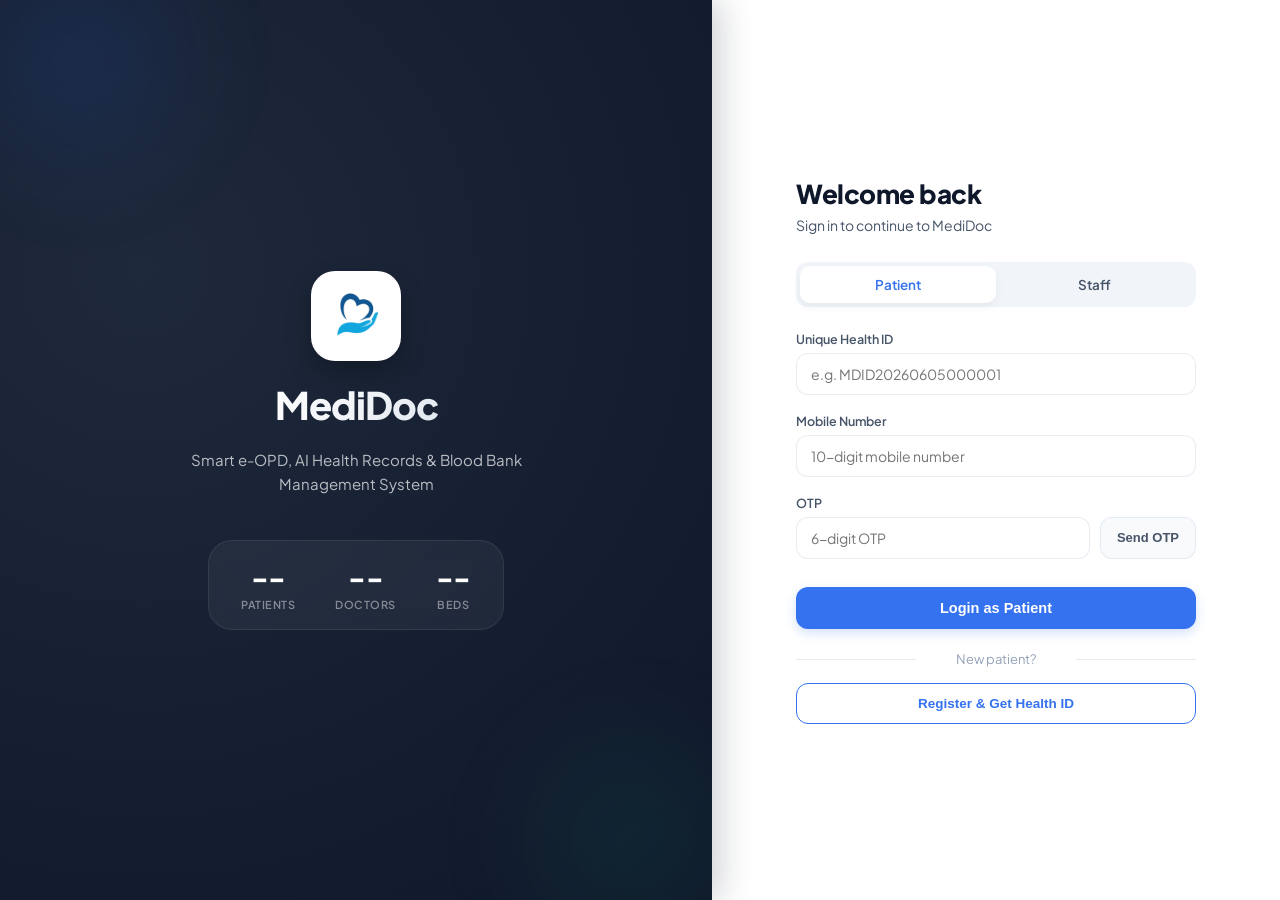
<file: frontend/index.html>
<!DOCTYPE html>
<html lang="en">
<head>
<meta charset="UTF-8" />
<meta name="viewport" content="width=device-width, initial-scale=1.0" />
<title>MediDoc - Smart e-OPD &amp; Health Record System</title>
<link rel="stylesheet" href="css/login.css" />
</head>
<body>

<div class="login-wrap">

  <!-- LEFT BRAND PANEL -->
  <div class="login-left">
    <div class="login-logo"><img src="assets/logo.jpg" alt="MediDoc Logo" /></div>
    <div class="login-brand">MediDoc</div>
    <div class="login-tag">Smart e-OPD, AI Health Records &amp; Blood Bank Management System</div>
    <div class="login-stats">
      <div class="lstat"><div class="lstat-num" id="stat-patients">--</div><div class="lstat-lbl">Patients</div></div>
      <div class="lstat"><div class="lstat-num" id="stat-doctors">--</div><div class="lstat-lbl">Doctors</div></div>
      <div class="lstat"><div class="lstat-num" id="stat-beds">--</div><div class="lstat-lbl">Beds</div></div>
    </div>
  </div>

  <!-- RIGHT FORM PANEL -->
  <div class="login-right">

    <!-- ============ LOGIN CARD ============ -->
    <div class="login-card" id="login-card">
      <h2>Welcome back</h2>
      <p>Sign in to continue to MediDoc</p>

      <div class="role-tabs">
        <div class="rtab active" id="tab-patient" onclick="switchRole('patient')">Patient</div>
        <div class="rtab" id="tab-staff" onclick="switchRole('staff')">Staff</div>
      </div>

      <!-- PATIENT LOGIN FORM -->
      <form id="patient-login-form" onsubmit="return false;">
        <div class="form-group">
          <label for="p-unique-id">Unique Health ID</label>
          <input type="text" id="p-unique-id" placeholder="e.g. MDID20260605000001" />
        </div>
        <div class="form-group">
          <label for="p-mobile">Mobile Number</label>
          <input type="text" id="p-mobile" placeholder="10-digit mobile number" maxlength="10" />
        </div>
        <div class="form-group">
          <label for="p-otp">OTP</label>
          <div class="otp-row">
            <input type="text" id="p-otp" placeholder="6-digit OTP" maxlength="6" />
            <button type="button" class="otp-btn" id="send-otp-btn" onclick="sendOtp()">Send OTP</button>
          </div>
        </div>

        <div class="form-msg" id="patient-msg"></div>

        <button type="button" class="btn-primary" id="patient-login-btn" onclick="patientLogin()">Login as Patient</button>

        <div class="divider"><span>New patient?</span></div>
        <button type="button" class="btn-secondary" onclick="showRegister()">Register &amp; Get Health ID</button>
      </form>

      <!-- STAFF LOGIN FORM -->
      <form id="staff-login-form" onsubmit="return false;" style="display:none;">
        <div class="form-group">
          <label for="s-employee-id">Employee ID</label>
          <input type="text" id="s-employee-id" placeholder="e.g. DOC001" />
        </div>
        <div class="form-group">
          <label for="s-password">Password</label>
          <input type="password" id="s-password" placeholder="Enter your password" />
        </div>
        <div class="form-group">
          <label for="s-role">Role</label>
          <select id="s-role">
            <option value="DOCTOR">Doctor</option>
            <option value="RECEPTIONIST">Receptionist</option>
            <option value="BLOOD_BANK_OFFICER">Blood Bank Officer</option>
            <option value="ADMIN">Admin</option>
          </select>
        </div>

        <div class="form-msg" id="staff-msg"></div>

        <button type="button" class="btn-primary" id="staff-login-btn" onclick="staffLogin()">Login as Staff</button>
      </form>

    </div>

    <!-- ============ REGISTRATION CARD ============ -->
    <div class="login-card" id="register-card" style="display:none;">
      <h2>New Patient Registration</h2>
      <p>Fill in your details to get your Unique Health ID</p>

      <form id="register-form" onsubmit="return false;">
        <div class="form-group">
          <label for="r-fullname">Full Name *</label>
          <input type="text" id="r-fullname" placeholder="Enter your full name" />
        </div>

        <div class="form-row">
          <div class="form-group">
            <label for="r-age">Age *</label>
            <input type="number" id="r-age" placeholder="Age" min="0" max="120" />
          </div>
          <div class="form-group">
            <label for="r-gender">Gender *</label>
            <select id="r-gender">
              <option value="">Select</option>
              <option value="MALE">Male</option>
              <option value="FEMALE">Female</option>
              <option value="OTHER">Other</option>
            </select>
          </div>
        </div>

        <div class="form-group">
          <label for="r-blood-group">Blood Group</label>
          <select id="r-blood-group">
            <option value="">Select (optional)</option>
            <option value="A_POSITIVE">A+</option>
            <option value="A_NEGATIVE">A-</option>
            <option value="B_POSITIVE">B+</option>
            <option value="B_NEGATIVE">B-</option>
            <option value="O_POSITIVE">O+</option>
            <option value="O_NEGATIVE">O-</option>
            <option value="AB_POSITIVE">AB+</option>
            <option value="AB_NEGATIVE">AB-</option>
          </select>
        </div>

        <div class="form-group">
          <label for="r-mobile">Mobile Number *</label>
          <input type="text" id="r-mobile" placeholder="10-digit mobile number" maxlength="10" />
        </div>

        <div class="form-group">
          <label for="r-address">Address</label>
          <input type="text" id="r-address" placeholder="City, State" />
        </div>

        <div class="form-row">
          <div class="form-group">
            <label for="r-emergency-name">Emergency Contact Name</label>
            <input type="text" id="r-emergency-name" placeholder="Name" />
          </div>
          <div class="form-group">
            <label for="r-emergency-phone">Emergency Contact Phone</label>
            <input type="text" id="r-emergency-phone" placeholder="Phone number" maxlength="10" />
          </div>
        </div>

        <div class="form-msg" id="register-msg"></div>

        <button type="button" class="btn-primary" id="register-btn" onclick="registerPatient()">Register</button>

        <div class="divider"><span>Already registered?</span></div>
        <button type="button" class="btn-secondary" onclick="showLogin()">Back to Login</button>
      </form>
    </div>

    <!-- ============ SUCCESS CARD (after registration) ============ -->
    <div class="login-card" id="success-card" style="display:none;">
      <div class="success-icon">&#10003;</div>
      <h2>Registration Successful!</h2>
      <p>Your Unique Health ID has been generated</p>
      <div class="unique-id-box" id="generated-id">MDID00000000000000</div>
      <p class="success-note">Save this ID — you will need it along with your mobile number to log in next time. An SMS has also been sent (simulated) to your mobile.</p>
      <button type="button" class="btn-primary" onclick="goToLoginWithId()">Continue to Login</button>
    </div>

  </div>
</div>

<!-- Loading overlay -->
<div class="loading-overlay" id="loading-overlay" style="display:none;">
  <div class="spinner"></div>
</div>

<script src="js/api.js"></script>
<script src="js/auth.js"></script>
</body>
</html>
</file>
<file: frontend/css/login.css>
/* ==========================================================
   MediDoc - Login Page Styles
   Overhauled with premium clinical theme
   ========================================================== */

@import url('https://fonts.googleapis.com/css2?family=Plus+Jakarta+Sans:wght@300;400;500;600;700;800&display=swap');

:root {
  --primary-hsl: 220, 85%, 57%;
  --primary: hsl(var(--primary-hsl));
  --primary-hover: hsl(220, 85%, 48%);
  
  --bg-page: #f8fafc;
  --bg-card: #ffffff;
  --text-primary: #0f172a;
  --text-secondary: #475569;
  --text-muted: #94a3b8;
  
  --border-color: rgba(226, 232, 240, 0.8);
  --border-hover: #cbd5e1;
  
  /* State Colors */
  --success: #10b981;
  --success-light: #ecfdf5;
  --success-text: #065f46;
  --danger: #ef4444;
  --danger-light: #fef2f2;
  --danger-text: #991b1b;
  --info-light: #eff6ff;
  --info-text: #1e40af;
  
  --shadow-lg: 0 10px 25px -5px rgba(15, 23, 42, 0.05), 0 8px 10px -6px rgba(15, 23, 42, 0.05);
  --shadow-xl: 0 25px 50px -12px rgba(15, 23, 42, 0.08);

  --radius-sm: 8px;
  --radius-md: 12px;
  --radius-lg: 16px;
  --radius-xl: 24px;
}

* {
  box-sizing: border-box;
  margin: 0;
  padding: 0;
}

body {
  font-family: 'Plus Jakarta Sans', -apple-system, BlinkMacSystemFont, "Segoe UI", Roboto, sans-serif;
  background: var(--bg-page);
  color: var(--text-primary);
  min-height: 100vh;
  -webkit-font-smoothing: antialiased;
}

.login-wrap {
  display: flex;
  min-height: 100vh;
}

/* ===================== LEFT BRAND PANEL ===================== */
.login-left {
  flex: 1.1;
  background: radial-gradient(circle at 20% 30%, #1e293b 0%, #0f172a 100%);
  display: flex;
  flex-direction: column;
  align-items: center;
  justify-content: center;
  padding: 4rem 3rem;
  gap: 20px;
  color: #ffffff;
  position: relative;
  overflow: hidden;
  box-shadow: 8px 0 32px rgba(15, 23, 42, 0.2);
}

/* Glowing Background Blobs */
.login-left::before {
  content: '';
  position: absolute;
  top: -10%;
  left: -10%;
  width: 300px;
  height: 300px;
  background: radial-gradient(circle, rgba(37, 99, 235, 0.15) 0%, rgba(37, 99, 235, 0) 70%);
  filter: blur(40px);
  pointer-events: none;
}

.login-left::after {
  content: '';
  position: absolute;
  bottom: -10%;
  right: -10%;
  width: 300px;
  height: 300px;
  background: radial-gradient(circle, rgba(16, 185, 129, 0.1) 0%, rgba(16, 185, 129, 0) 70%);
  filter: blur(40px);
  pointer-events: none;
}

.login-logo {
  width: 90px;
  height: 90px;
  background: #ffffff;
  border-radius: var(--radius-xl);
  display: flex;
  align-items: center;
  justify-content: center;
  box-shadow: 0 12px 24px rgba(0, 0, 0, 0.25);
  border: 2px solid rgba(255, 255, 255, 0.1);
  padding: 4px;
  transition: transform 0.3s ease;
  z-index: 2;
}

.login-logo:hover {
  transform: scale(1.05) rotate(2deg);
}

.login-logo img {
  width: 100%;
  height: 100%;
  object-fit: cover;
  border-radius: calc(var(--radius-xl) - 4px);
}

.login-brand {
  font-size: 38px;
  font-weight: 800;
  letter-spacing: -1px;
  z-index: 2;
  background: linear-gradient(135deg, #ffffff 0%, #e2e8f0 100%);
  -webkit-background-clip: text;
  -webkit-text-fill-color: transparent;
}

.login-tag {
  font-size: 15px;
  color: rgba(255, 255, 255, 0.7);
  text-align: center;
  max-width: 380px;
  line-height: 1.6;
  font-weight: 400;
  z-index: 2;
}

.login-stats {
  display: flex;
  gap: 40px;
  margin-top: 24px;
  z-index: 2;
  background: rgba(255, 255, 255, 0.05);
  padding: 18px 32px;
  border-radius: var(--radius-xl);
  border: 1px solid rgba(255, 255, 255, 0.08);
  backdrop-filter: blur(10px);
}

.lstat {
  text-align: center;
}

.lstat-num {
  font-size: 28px;
  font-weight: 800;
  letter-spacing: -0.5px;
  color: #ffffff;
}

.lstat-lbl {
  font-size: 11px;
  font-weight: 600;
  text-transform: uppercase;
  letter-spacing: 0.5px;
  color: rgba(255, 255, 255, 0.45);
  margin-top: 4px;
}

/* ===================== RIGHT FORM PANEL ===================== */
.login-right {
  flex: 0.9;
  display: flex;
  align-items: center;
  justify-content: center;
  padding: 3rem 2rem;
  background: #ffffff;
}

.login-card {
  width: 100%;
  max-width: 400px;
  animation: slideUp 0.4s ease-out;
}

@keyframes slideUp {
  from { opacity: 0; transform: translateY(12px); }
  to { opacity: 1; transform: translateY(0); }
}

.login-card h2 {
  font-size: 26px;
  font-weight: 800;
  color: var(--text-primary);
  margin-bottom: 6px;
  letter-spacing: -0.5px;
}

.login-card p {
  font-size: 14px;
  color: var(--text-secondary);
  margin-bottom: 28px;
  font-weight: 400;
}

/* ===================== ROLE TABS ===================== */
.role-tabs {
  display: flex;
  background: #f1f5f9;
  border-radius: var(--radius-md);
  padding: 4px;
  margin-bottom: 24px;
}

.rtab {
  flex: 1;
  text-align: center;
  padding: 10px;
  font-size: 13.5px;
  font-weight: 600;
  cursor: pointer;
  border-radius: calc(var(--radius-md) - 2px);
  color: var(--text-secondary);
  transition: all 0.2s ease;
}

.rtab.active {
  background: #ffffff;
  color: var(--primary);
  box-shadow: 0 4px 10px rgba(0,0,0,0.05);
}

/* ===================== FORM ELEMENTS ===================== */
.form-group {
  margin-bottom: 18px;
  flex: 1;
}

.form-row {
  display: flex;
  gap: 12px;
}

.form-group label {
  font-size: 12.5px;
  font-weight: 600;
  color: var(--text-secondary);
  display: block;
  margin-bottom: 6px;
}

.form-group input,
.form-group select {
  width: 100%;
  padding: 11px 14px;
  font-size: 14px;
  font-family: inherit;
  border: 1.5px solid var(--border-color);
  border-radius: var(--radius-md);
  background: #ffffff;
  color: var(--text-primary);
  outline: none;
  transition: all 0.2s ease;
}

.form-group input:hover,
.form-group select:hover {
  border-color: var(--border-hover);
}

.form-group input:focus,
.form-group select:focus {
  border-color: var(--primary);
  box-shadow: 0 0 0 4px rgba(37, 99, 235, 0.15);
}

.otp-row {
  display: flex;
  gap: 10px;
}

.otp-row input {
  flex: 1;
}

.otp-btn {
  padding: 11px 16px;
  font-size: 13px;
  font-weight: 600;
  border: 1.5px solid var(--border-color);
  border-radius: var(--radius-md);
  background: #f8fafc;
  color: var(--text-secondary);
  cursor: pointer;
  white-space: nowrap;
  transition: all 0.2s ease;
}

.otp-btn:hover:not(:disabled) {
  background: var(--info-light);
  border-color: var(--primary);
  color: var(--primary);
}

.otp-btn:disabled {
  opacity: 0.6;
  cursor: not-allowed;
}

/* ===================== BUTTONS ===================== */
.btn-primary {
  width: 100%;
  padding: 13px;
  background: var(--primary);
  color: #ffffff;
  border: none;
  border-radius: var(--radius-md);
  font-size: 14.5px;
  font-weight: 600;
  cursor: pointer;
  margin-top: 10px;
  transition: all 0.25s ease;
  box-shadow: 0 4px 12px rgba(37, 99, 235, 0.2);
}

.btn-primary:hover {
  background: var(--primary-hover);
  box-shadow: 0 6px 20px rgba(37, 99, 235, 0.35);
}

.btn-primary:disabled {
  opacity: 0.6;
  cursor: not-allowed;
}

.btn-secondary {
  width: 100%;
  padding: 12px;
  background: #ffffff;
  color: var(--primary);
  border: 1.5px solid var(--primary);
  border-radius: var(--radius-md);
  font-size: 13.5px;
  font-weight: 600;
  cursor: pointer;
  transition: all 0.2s ease;
}

.btn-secondary:hover {
  background: var(--info-light);
}

.divider {
  text-align: center;
  font-size: 13px;
  color: var(--text-muted);
  margin: 22px 0 16px;
  position: relative;
}

.divider::before {
  content: '';
  position: absolute;
  left: 0;
  top: 50%;
  width: 30%;
  height: 1px;
  background: var(--border-color);
}

.divider::after {
  content: '';
  position: absolute;
  right: 0;
  top: 50%;
  width: 30%;
  height: 1px;
  background: var(--border-color);
}

/* ===================== MESSAGES ===================== */
.form-msg {
  font-size: 13px;
  padding: 11px 14px;
  border-radius: var(--radius-md);
  margin: 10px 0;
  display: none;
  line-height: 1.5;
  font-weight: 500;
}

.form-msg.show {
  display: block;
  animation: slideDownMsg 0.25s ease-out;
}

@keyframes slideDownMsg {
  from { opacity: 0; transform: translateY(-4px); }
  to { opacity: 1; transform: translateY(0); }
}

.form-msg.error {
  background: var(--danger-light);
  color: var(--danger-text);
  border: 1px solid rgba(239, 68, 68, 0.2);
}

.form-msg.success {
  background: var(--success-light);
  color: var(--success-text);
  border: 1px solid rgba(16, 185, 129, 0.2);
}

.form-msg.info {
  background: var(--info-light);
  color: var(--info-text);
  border: 1px solid rgba(59, 130, 246, 0.2);
}

/* ===================== SUCCESS CARD ===================== */
#success-card {
  text-align: center;
}

.success-icon {
  width: 64px;
  height: 64px;
  background: var(--success-light);
  color: var(--success);
  border-radius: 50%;
  display: flex;
  align-items: center;
  justify-content: center;
  font-size: 32px;
  font-weight: 700;
  margin: 0 auto 20px;
  box-shadow: 0 4px 12px rgba(16, 185, 129, 0.15);
}

.unique-id-box {
  background: var(--info-light);
  border: 2px dashed var(--primary);
  border-radius: var(--radius-lg);
  padding: 16px;
  font-size: 19px;
  font-weight: 800;
  color: var(--primary);
  letter-spacing: 1px;
  margin: 20px 0;
  font-family: 'Courier New', monospace;
  box-shadow: inset 0 2px 4px rgba(37, 99, 235, 0.05);
}

.success-note {
  font-size: 13px;
  color: var(--text-secondary);
  margin-bottom: 24px;
  line-height: 1.6;
}

/* ===================== LOADING OVERLAY ===================== */
.loading-overlay {
  position: fixed;
  top: 0;
  left: 0;
  width: 100%;
  height: 100%;
  background: rgba(255, 255, 255, 0.85);
  backdrop-filter: blur(4px);
  display: flex;
  align-items: center;
  justify-content: center;
  z-index: 9999;
}

.spinner {
  width: 44px;
  height: 44px;
  border: 4px solid var(--info-light);
  border-top-color: var(--primary);
  border-radius: 50%;
  animation: spin 0.8s cubic-bezier(0.5, 0, 0.5, 1) infinite;
}

@keyframes spin {
  to { transform: rotate(360deg); }
}

/* ===================== RESPONSIVE ===================== */
@media (max-width: 900px) {
  .login-wrap {
    flex-direction: column;
  }
  .login-left {
    padding: 3rem 2rem;
    min-height: 280px;
    flex: none;
  }
  .login-tag {
    max-width: 100%;
  }
  .login-stats {
    display: none; /* Hide stats on small screens to save space */
  }
  .login-right {
    padding: 2.5rem 1.5rem;
    flex: 1;
  }
}
</file>
<file: frontend/css/dashboard.css>
/* ==========================================================
   MediDoc - Shared Dashboard Styles
   Overhauled with premium Clinical Slate-Indigo Theme
   ========================================================== */

@import url('https://fonts.googleapis.com/css2?family=Plus+Jakarta+Sans:wght@300;400;500;600;700;800&display=swap');

:root {
  /* Color Palette */
  --primary-hsl: 220, 85%, 57%;
  --primary: hsl(var(--primary-hsl));
  --primary-hover: hsl(220, 85%, 48%);
  --primary-light: hsla(var(--primary-hsl), 0.08);
  --primary-light-hover: hsla(var(--primary-hsl), 0.15);
  
  --accent-hsl: 172, 90%, 37%;
  --accent: hsl(var(--accent-hsl));
  --accent-light: hsla(var(--accent-hsl), 0.08);
  --accent-hover: hsl(172, 90%, 30%);

  --bg-page: #f8fafc;
  --bg-card: #ffffff;
  --bg-sidebar: linear-gradient(180deg, #0f172a 0%, #1e293b 100%);
  
  --text-primary: #0f172a;
  --text-secondary: #475569;
  --text-muted: #94a3b8;
  
  --border-color: rgba(226, 232, 240, 0.8);
  --border-hover: #cbd5e1;
  --border-focus: var(--primary);
  
  /* State Colors */
  --success: #10b981;
  --success-light: #ecfdf5;
  --success-border: #a7f3d0;
  --success-text: #065f46;
  
  --danger: #ef4444;
  --danger-light: #fef2f2;
  --danger-border: #fca5a5;
  --danger-text: #991b1b;
  
  --warning: #f59e0b;
  --warning-light: #fffbeb;
  --warning-border: #fde68a;
  --warning-text: #92400e;
  
  --info: #3b82f6;
  --info-light: #eff6ff;
  --info-border: #bfdbfe;
  --info-text: #1e40af;

  /* Shadows */
  --shadow-sm: 0 1px 3px rgba(15, 23, 42, 0.05);
  --shadow-md: 0 4px 6px -1px rgba(15, 23, 42, 0.05), 0 2px 4px -1px rgba(15, 23, 42, 0.03);
  --shadow-lg: 0 10px 25px -5px rgba(15, 23, 42, 0.05), 0 8px 10px -6px rgba(15, 23, 42, 0.05);
  --shadow-xl: 0 20px 30px -10px rgba(15, 23, 42, 0.08);

  /* Borders & Radius */
  --radius-sm: 8px;
  --radius-md: 12px;
  --radius-lg: 16px;
  --radius-xl: 24px;

  /* Transitions */
  --transition-fast: 0.15s ease;
  --transition-normal: 0.25s cubic-bezier(0.4, 0, 0.2, 1);
}

* {
  box-sizing: border-box;
  margin: 0;
  padding: 0;
}

body {
  font-family: 'Plus Jakarta Sans', -apple-system, BlinkMacSystemFont, "Segoe UI", Roboto, sans-serif;
  background: var(--bg-page);
  color: var(--text-primary);
  font-size: 14px;
  line-height: 1.5;
  -webkit-font-smoothing: antialiased;
}

/* ===================== LAYOUT ===================== */
.dash-layout {
  display: flex;
  min-height: 100vh;
}

.sidebar {
  width: 250px;
  background: var(--bg-sidebar);
  flex-shrink: 0;
  display: flex;
  flex-direction: column;
  position: relative;
  overflow: hidden;
  box-shadow: 4px 0 24px rgba(15, 23, 42, 0.15);
}

.sidebar-header {
  padding: 24px;
  border-bottom: 1px solid rgba(255, 255, 255, 0.08);
}

.sidebar-logo {
  display: flex;
  align-items: center;
  gap: 12px;
  font-size: 20px;
  font-weight: 800;
  color: #ffffff;
  letter-spacing: -0.5px;
}

.sidebar-logo img {
  height: 32px;
  width: 32px;
  object-fit: cover;
  border-radius: var(--radius-sm);
  background: #ffffff;
  box-shadow: 0 4px 10px rgba(0, 0, 0, 0.1);
  padding: 2px;
}

.sidebar-role {
  font-size: 11px;
  font-weight: 600;
  text-transform: uppercase;
  letter-spacing: 1px;
  color: rgba(255, 255, 255, 0.45);
  margin-top: 6px;
  padding-left: 44px; /* Align with logo text */
}

.sidebar-menu {
  padding: 20px 12px;
  flex: 1;
  display: flex;
  flex-direction: column;
  gap: 6px;
}

.smenu-item {
  padding: 12px 16px;
  font-size: 14px;
  font-weight: 500;
  color: rgba(255, 255, 255, 0.7);
  cursor: pointer;
  border-radius: var(--radius-md);
  transition: var(--transition-normal);
  display: flex;
  align-items: center;
  gap: 10px;
}

.smenu-item:hover {
  background: rgba(255, 255, 255, 0.06);
  color: #ffffff;
}

.smenu-item.active {
  background: var(--primary);
  color: #ffffff;
  box-shadow: 0 8px 16px -4px rgba(37, 99, 235, 0.4);
  font-weight: 600;
}

.logout-item {
  margin-top: auto;
  color: #fda4af;
  border-top: 1px solid rgba(255, 255, 255, 0.08);
  padding-top: 20px;
  border-radius: 0;
}

.logout-item:hover {
  background: rgba(244, 63, 94, 0.1);
  color: #ffe4e6;
}

.dash-main {
  flex: 1;
  overflow-y: auto;
  min-width: 0;
  display: flex;
  flex-direction: column;
}

.dash-topbar {
  display: flex;
  align-items: center;
  justify-content: space-between;
  padding: 18px 32px;
  background: rgba(255, 255, 255, 0.8);
  backdrop-filter: blur(12px);
  border-bottom: 1px solid var(--border-color);
  position: sticky;
  top: 0;
  z-index: 10;
}

.topbar-title {
  font-size: 18px;
  font-weight: 700;
  color: var(--text-primary);
  letter-spacing: -0.3px;
}

.topbar-right {
  display: flex;
  align-items: center;
  gap: 20px;
}

.topbar-date {
  font-size: 13px;
  font-weight: 500;
  color: var(--text-secondary);
}

.avatar {
  width: 40px;
  height: 40px;
  border-radius: 50%;
  background: var(--primary-light);
  color: var(--primary);
  display: flex;
  align-items: center;
  justify-content: center;
  font-size: 14px;
  font-weight: 700;
  border: 2px solid rgba(37, 99, 235, 0.1);
  box-shadow: var(--shadow-sm);
  transition: var(--transition-fast);
}

.avatar:hover {
  transform: scale(1.05);
  border-color: var(--primary);
}

.dash-content {
  padding: 32px;
  max-width: 1200px;
  width: 100%;
  margin: 0 auto;
  flex: 1;
}

/* ===================== SECTIONS ===================== */
.section {
  display: none;
  animation: fadeIn 0.4s ease-out;
}

.section.active {
  display: block;
}

@keyframes fadeIn {
  from { opacity: 0; transform: translateY(8px); }
  to { opacity: 1; transform: translateY(0); }
}

/* ===================== HERO ===================== */
.hero {
  background: linear-gradient(135deg, #1e3a8a 0%, #3b82f6 100%);
  border-radius: var(--radius-lg);
  padding: 32px;
  color: #ffffff;
  margin-bottom: 24px;
  box-shadow: 0 10px 25px -5px rgba(59, 130, 246, 0.3);
  position: relative;
  overflow: hidden;
}

.hero::after {
  content: '';
  position: absolute;
  top: -50%;
  right: -20%;
  width: 300px;
  height: 300px;
  background: radial-gradient(circle, rgba(255,255,255,0.15) 0%, rgba(255,255,255,0) 70%);
  border-radius: 50%;
  pointer-events: none;
}

.hero-greeting {
  font-size: 14px;
  font-weight: 500;
  text-transform: uppercase;
  letter-spacing: 1px;
  color: rgba(255, 255, 255, 0.7);
  margin-bottom: 6px;
}

.hero-name {
  font-size: 28px;
  font-weight: 800;
  letter-spacing: -0.5px;
}

.hero-id {
  font-size: 13.5px;
  color: rgba(255, 255, 255, 0.8);
  margin-top: 10px;
  background: rgba(255, 255, 255, 0.1);
  padding: 6px 14px;
  border-radius: 20px;
  display: inline-block;
}

/* ===================== ACTION CARDS ===================== */
.action-grid {
  display: grid;
  grid-template-columns: repeat(4, 1fr);
  gap: 16px;
  margin-bottom: 24px;
}

.action-card {
  background: var(--bg-card);
  border: 1px solid var(--border-color);
  border-radius: var(--radius-lg);
  padding: 24px 16px;
  text-align: center;
  cursor: pointer;
  box-shadow: var(--shadow-sm);
  transition: var(--transition-normal);
}

.action-card:hover {
  box-shadow: var(--shadow-xl);
  transform: translateY(-4px);
  border-color: var(--primary);
  background: var(--primary-light);
}

.action-icon {
  font-size: 32px;
  margin-bottom: 12px;
  display: inline-block;
  transition: transform 0.3s ease;
}

.action-card:hover .action-icon {
  transform: scale(1.15) rotate(5deg);
}

.action-label {
  font-size: 14px;
  color: var(--text-primary);
  font-weight: 600;
  letter-spacing: -0.1px;
}

/* ===================== CARDS ===================== */
.card {
  background: var(--bg-card);
  border: 1px solid var(--border-color);
  border-radius: var(--radius-lg);
  padding: 24px;
  margin-bottom: 24px;
  box-shadow: var(--shadow-sm);
  transition: var(--transition-normal);
}

.card:hover {
  box-shadow: var(--shadow-md);
}

.card-title {
  font-size: 16px;
  font-weight: 700;
  color: var(--text-primary);
  margin-bottom: 18px;
  display: flex;
  align-items: center;
  justify-content: space-between;
}

.card-link {
  font-size: 13px;
  color: var(--primary);
  cursor: pointer;
  font-weight: 600;
  transition: var(--transition-fast);
  padding: 4px 12px;
  border-radius: 20px;
  background: var(--primary-light);
}

.card-link:hover {
  background: var(--primary);
  color: #ffffff;
}

/* ===================== PATIENT INFO GRID ===================== */
.pcard-grid {
  display: grid;
  grid-template-columns: repeat(3, 1fr);
  gap: 20px;
}

.pfield {
  background: #f8fafc;
  padding: 16px;
  border-radius: var(--radius-md);
  border: 1px solid var(--border-color);
  transition: var(--transition-fast);
}

.pfield:hover {
  background: #ffffff;
  border-color: var(--primary);
  box-shadow: var(--shadow-sm);
}

.pfield-label {
  color: var(--text-secondary);
  font-size: 12px;
  font-weight: 600;
  text-transform: uppercase;
  letter-spacing: 0.5px;
  margin-bottom: 6px;
}

.pfield-value {
  color: var(--text-primary);
  font-size: 15px;
  font-weight: 700;
}

/* ===================== TAGS / PILLS ===================== */
.tag {
  display: inline-block;
  font-size: 11px;
  padding: 4px 12px;
  border-radius: 20px;
  font-weight: 700;
  text-transform: uppercase;
  letter-spacing: 0.5px;
}

.tag-blood { background: var(--danger-light); color: var(--danger-text); border: 1px solid var(--danger-border); }
.tag-risk-low { background: var(--success-light); color: var(--success-text); border: 1px solid var(--success-border); }
.tag-risk-medium { background: var(--warning-light); color: var(--warning-text); border: 1px solid var(--warning-border); }
.tag-risk-high { background: var(--danger-light); color: var(--danger-text); border: 1px solid var(--danger-border); }

.status-pill {
  display: inline-block;
  font-size: 11px;
  padding: 4px 12px;
  border-radius: 20px;
  font-weight: 700;
  text-transform: uppercase;
  letter-spacing: 0.5px;
}

.pill-green { background: var(--success-light); color: var(--success-text); border: 1px solid var(--success-border); }
.pill-amber { background: var(--warning-light); color: var(--warning-text); border: 1px solid var(--warning-border); }
.pill-blue { background: var(--info-light); color: var(--info-text); border: 1px solid var(--info-border); }
.pill-red { background: var(--danger-light); color: var(--danger-text); border: 1px solid var(--danger-border); }
.pill-gray { background: #f1f5f9; color: #475569; border: 1px solid #cbd5e1; }

/* ===================== TABLES ===================== */
.data-table {
  width: 100%;
  border-collapse: collapse;
  font-size: 13.5px;
}

.data-table th {
  text-align: left;
  padding: 14px 16px;
  font-size: 11.5px;
  font-weight: 700;
  color: var(--text-secondary);
  border-bottom: 2px solid var(--border-color);
  text-transform: uppercase;
  letter-spacing: 0.8px;
}

.data-table td {
  padding: 16px 16px;
  border-bottom: 1px solid #f1f5f9;
  color: var(--text-primary);
  font-weight: 500;
}

.data-table tr {
  transition: var(--transition-fast);
}

.data-table tr:hover td {
  background: #f8fafc;
}

.data-table tr:last-child td {
  border-bottom: none;
}

.empty-row {
  text-align: center;
  color: var(--text-muted);
  padding: 32px 16px !important;
  font-weight: 500;
}

/* ===================== FORMS & INPUTS ===================== */
.form-row-3 {
  display: grid;
  grid-template-columns: repeat(3, 1fr);
  gap: 16px;
  margin-bottom: 8px;
}

.form-group {
  margin-bottom: 18px;
}

.form-group label {
  font-size: 12.5px;
  font-weight: 600;
  color: var(--text-secondary);
  display: block;
  margin-bottom: 6px;
}

.form-group input,
.form-group select {
  width: 100%;
  padding: 11px 14px;
  font-size: 14px;
  font-family: inherit;
  border: 1.5px solid var(--border-color);
  border-radius: var(--radius-md);
  background: #ffffff;
  color: var(--text-primary);
  outline: none;
  transition: var(--transition-normal);
  box-shadow: var(--shadow-sm);
}

.form-group input:hover,
.form-group select:hover {
  border-color: var(--border-hover);
}

.form-group input:focus,
.form-group select:focus {
  border-color: var(--primary);
  box-shadow: 0 0 0 4px rgba(37, 99, 235, 0.15);
}

/* ===================== BUTTONS ===================== */
.btn-primary {
  padding: 12px 24px;
  background: var(--primary);
  color: #ffffff;
  border: none;
  border-radius: var(--radius-md);
  font-size: 14px;
  font-weight: 600;
  cursor: pointer;
  width: 100%;
  transition: var(--transition-normal);
  box-shadow: 0 4px 12px rgba(37, 99, 235, 0.2);
}

.btn-primary:hover {
  background: var(--primary-hover);
  box-shadow: 0 6px 20px rgba(37, 99, 235, 0.35);
  transform: translateY(-1px);
}

.btn-primary:active {
  transform: translateY(0);
}

.btn-primary:disabled {
  opacity: 0.6;
  cursor: not-allowed;
  transform: none;
  box-shadow: none;
}

.btn-secondary {
  padding: 11px 24px;
  background: #ffffff;
  color: var(--text-secondary);
  border: 1.5px solid var(--border-color);
  border-radius: var(--radius-md);
  font-size: 14px;
  font-weight: 600;
  cursor: pointer;
  transition: var(--transition-normal);
}

.btn-secondary:hover {
  background: #f8fafc;
  border-color: var(--border-hover);
  color: var(--text-primary);
}

.btn-small {
  padding: 8px 16px;
  font-size: 12.5px;
  font-weight: 600;
  border-radius: var(--radius-sm);
  border: 1.5px solid var(--border-color);
  background: #ffffff;
  color: var(--text-secondary);
  cursor: pointer;
  transition: var(--transition-fast);
}

.btn-small:hover {
  background: #f8fafc;
  color: var(--text-primary);
}

.btn-small.primary {
  background: var(--primary);
  color: #ffffff;
  border-color: var(--primary);
}

.btn-small.primary:hover {
  background: var(--primary-hover);
  border-color: var(--primary-hover);
}

/* ===================== MESSAGES ===================== */
.form-msg {
  font-size: 13px;
  padding: 12px 16px;
  border-radius: var(--radius-md);
  margin: 10px 0 16px;
  display: none;
  line-height: 1.5;
  font-weight: 500;
}

.form-msg.show {
  display: block;
  animation: slideIn 0.25s ease-out;
}

@keyframes slideIn {
  from { opacity: 0; transform: translateY(-4px); }
  to { opacity: 1; transform: translateY(0); }
}

.form-msg.error { background: var(--danger-light); color: var(--danger-text); border: 1px solid var(--danger-border); }
.form-msg.success { background: var(--success-light); color: var(--success-text); border: 1px solid var(--success-border); }
.form-msg.info { background: var(--info-light); color: var(--info-text); border: 1px solid var(--info-border); }

/* ===================== STATS CARDS ===================== */
.stats-row {
  display: grid;
  grid-template-columns: repeat(4, 1fr);
  gap: 16px;
  margin-bottom: 24px;
}

.stat-card {
  background: var(--bg-card);
  border: 1px solid var(--border-color);
  border-radius: var(--radius-lg);
  padding: 20px;
  box-shadow: var(--shadow-sm);
  transition: var(--transition-normal);
}

.stat-card:hover {
  box-shadow: var(--shadow-lg);
  transform: translateY(-2px);
}

.stat-label {
  font-size: 12px;
  font-weight: 600;
  text-transform: uppercase;
  letter-spacing: 0.5px;
  color: var(--text-secondary);
  margin-bottom: 8px;
}

.stat-value {
  font-size: 26px;
  font-weight: 800;
  color: var(--text-primary);
  letter-spacing: -0.5px;
}

.stat-badge {
  display: inline-block;
  font-size: 11px;
  padding: 3px 10px;
  border-radius: 20px;
  margin-top: 8px;
  font-weight: 700;
}

/* ===================== MODAL ===================== */
.modal-overlay {
  position: fixed;
  top: 0; left: 0;
  width: 100%; height: 100%;
  background: rgba(15, 23, 42, 0.6);
  backdrop-filter: blur(8px);
  display: flex;
  align-items: center;
  justify-content: center;
  z-index: 1000;
  animation: fadeInModal 0.3s ease-out;
}

@keyframes fadeInModal {
  from { opacity: 0; }
  to { opacity: 1; }
}

.modal-box {
  background: var(--bg-card);
  border-radius: var(--radius-xl);
  padding: 28px;
  width: 100%;
  max-width: 460px;
  max-height: 90vh;
  overflow-y: auto;
  box-shadow: var(--shadow-xl);
  border: 1px solid var(--border-color);
  animation: scaleInModal 0.3s cubic-bezier(0.34, 1.56, 0.64, 1);
}

@keyframes scaleInModal {
  from { transform: scale(0.9) translateY(20px); opacity: 0; }
  to { transform: scale(1) translateY(0); opacity: 1; }
}

.modal-title {
  font-size: 18px;
  font-weight: 800;
  margin-bottom: 20px;
  color: var(--text-primary);
  letter-spacing: -0.3px;
}

.modal-actions {
  display: flex;
  gap: 12px;
  margin-top: 14px;
}

.modal-actions .btn-secondary,
.modal-actions .btn-primary {
  flex: 1;
  width: auto;
}

/* ===================== LOADING OVERLAY & SPINNER ===================== */
.loading-overlay {
  position: fixed;
  top: 0; left: 0;
  width: 100%; height: 100%;
  background: rgba(255, 255, 255, 0.8);
  backdrop-filter: blur(4px);
  display: flex;
  align-items: center;
  justify-content: center;
  z-index: 9999;
}

.spinner {
  width: 48px; height: 48px;
  border: 4px solid var(--primary-light);
  border-top-color: var(--primary);
  border-radius: 50%;
  animation: spin 0.8s cubic-bezier(0.5, 0, 0.5, 1) infinite;
}

@keyframes spin {
  to { transform: rotate(360deg); }
}

/* ===================== RESPONSIVE ===================== */
@media (max-width: 1024px) {
  .sidebar {
    width: 80px;
  }
  .sidebar-header {
    padding: 16px;
    display: flex;
    justify-content: center;
  }
  .sidebar-logo span,
  .sidebar-role {
    display: none;
  }
  .smenu-item {
    justify-content: center;
    padding: 12px;
  }
  .smenu-item span {
    display: none;
  }
  .dash-topbar {
    padding: 18px 24px;
  }
  .dash-content {
    padding: 24px;
  }
}

@media (max-width: 768px) {
  .action-grid { grid-template-columns: repeat(2, 1fr); }
  .pcard-grid { grid-template-columns: 1fr; }
  .form-row-3 { grid-template-columns: 1fr; }
  .stats-row { grid-template-columns: repeat(2, 1fr); }
}

@media (max-width: 480px) {
  .dash-layout {
    flex-direction: column;
  }
  .sidebar {
    width: 100%;
    height: auto;
  }
  .sidebar-menu {
    flex-direction: row;
    overflow-x: auto;
    padding: 8px;
  }
  .smenu-item {
    white-space: nowrap;
  }
}
</file>
<file: frontend/css/admin.css>
/* ==========================================================
   MediDoc - Admin Dashboard Specific Styles
   Extends dashboard.css
   ========================================================== */

.two-col {
  display: grid;
  grid-template-columns: 1fr 1fr;
  gap: 16px;
}

.alert-item {
  padding: 14px 18px;
  border-radius: var(--radius-md);
  margin-bottom: 10px;
  font-size: 13.5px;
  box-shadow: var(--shadow-sm);
  transition: var(--transition-fast);
}

.alert-item:hover {
  transform: translateX(2px);
}

.alert-item:last-child {
  margin-bottom: 0;
}

.alert-item.severity-critical,
.alert-item.severity-high {
  background: var(--danger-light);
  border: 1.5px solid var(--danger-border);
  color: var(--danger-text);
}

.alert-item.severity-medium {
  background: var(--warning-light);
  border: 1.5px solid var(--warning-border);
  color: var(--warning-text);
}

.alert-item.severity-low {
  background: var(--info-light);
  border: 1.5px solid var(--info-border);
  color: var(--info-text);
}

.alert-item-title {
  font-weight: 800;
  margin-bottom: 4px;
}

.alert-item-msg {
  opacity: 0.95;
  line-height: 1.4;
}

.alert-item-meta {
  font-size: 11px;
  opacity: 0.75;
  margin-top: 6px;
  font-weight: 600;
}

.unique-id-display {
  background: var(--info-light);
  border: 2px dashed var(--primary);
  border-radius: var(--radius-lg);
  padding: 16px;
  font-size: 18px;
  font-weight: 800;
  color: var(--primary);
  letter-spacing: 1px;
  font-family: 'Courier New', monospace;
  text-align: center;
  margin: 10px 0;
  box-shadow: inset 0 2px 4px rgba(37, 99, 235, 0.05);
}

@media (max-width: 900px) {
  .two-col {
    grid-template-columns: 1fr;
  }
}
</file>
<file: frontend/css/beds.css>
/* ==========================================================
   MediDoc - Bed Dashboard Specific Styles
   Extends dashboard.css
   ========================================================== */

.legend {
  display: flex;
  gap: 16px;
  font-size: 13px;
  color: var(--text-secondary);
  margin-bottom: 20px;
}

.legend-item {
  display: flex;
  align-items: center;
  gap: 8px;
}

.legend-dot {
  width: 12px;
  height: 12px;
  border-radius: 4px;
  display: inline-block;
}

.legend-dot.available { background: var(--success-light); border: 1px solid var(--success-border); }
.legend-dot.occupied { background: var(--danger-light); border: 1px solid var(--danger-border); }
.legend-dot.maintenance { background: var(--warning-light); border: 1px solid var(--warning-border); }

/* ===================== WARD GROUPS ===================== */
.ward-block {
  margin-bottom: 28px;
}

.ward-title {
  font-size: 15px;
  font-weight: 700;
  color: var(--text-primary);
  margin-bottom: 14px;
  border-bottom: 1px solid var(--border-color);
  padding-bottom: 8px;
}

.bed-grid {
  display: grid;
  grid-template-columns: repeat(5, 1fr);
  gap: 12px;
}

.bed-cell {
  border-radius: var(--radius-md);
  padding: 16px 12px;
  text-align: center;
  border: 1.5px solid;
  transition: var(--transition-normal);
  box-shadow: var(--shadow-sm);
  cursor: pointer;
}

.bed-cell:hover {
  transform: translateY(-2px);
  box-shadow: var(--shadow-md);
}

.bed-cell.available {
  background: var(--success-light);
  border-color: var(--success-border);
}

.bed-cell.occupied {
  background: var(--danger-light);
  border-color: var(--danger-border);
}

.bed-cell.maintenance {
  background: var(--warning-light);
  border-color: var(--warning-border);
}

.bed-num {
  font-size: 14px;
  font-weight: 800;
}

.bed-cell.available .bed-num { color: var(--success-text); }
.bed-cell.occupied .bed-num { color: var(--danger-text); }
.bed-cell.maintenance .bed-num { color: var(--warning-text); }

.bed-status-text {
  font-size: 11px;
  color: var(--text-secondary);
  margin-top: 4px;
  font-weight: 600;
  text-transform: uppercase;
  letter-spacing: 0.5px;
}

@media (max-width: 900px) {
  .bed-grid {
    grid-template-columns: repeat(3, 1fr);
  }
}
</file>
<file: frontend/css/blood-bank.css>
/* ==========================================================
   MediDoc - Blood Bank Dashboard Specific Styles
   Extends dashboard.css
   ========================================================== */

.btn-emergency {
  padding: 10px 20px;
  background: var(--danger);
  color: #ffffff;
  border: none;
  border-radius: var(--radius-md);
  font-size: 13.5px;
  font-weight: 600;
  cursor: pointer;
  box-shadow: 0 4px 12px rgba(239, 68, 68, 0.2);
  transition: var(--transition-normal);
}

.btn-emergency:hover {
  background: hsl(0, 84%, 43%);
  box-shadow: 0 6px 18px rgba(239, 68, 68, 0.35);
  transform: translateY(-1px);
}

.btn-danger {
  background: var(--danger) !important;
  border-color: var(--danger) !important;
  color: #ffffff !important;
}

.btn-danger:hover {
  background: hsl(0, 84%, 43%) !important;
}

/* ===================== BLOOD GROUP GRID ===================== */
.blood-grid {
  display: grid;
  grid-template-columns: repeat(4, 1fr);
  gap: 16px;
}

.blood-card {
  background: var(--bg-card);
  border: 1px solid var(--border-color);
  border-radius: var(--radius-lg);
  padding: 20px 16px;
  text-align: center;
  box-shadow: var(--shadow-sm);
  transition: var(--transition-normal);
}

.blood-card:hover {
  transform: translateY(-2px);
  box-shadow: var(--shadow-md);
}

.blood-card.low-stock {
  border-color: var(--danger-border);
  background: var(--danger-light);
}

.blood-type {
  font-size: 22px;
  font-weight: 800;
  color: var(--danger-text);
  margin-bottom: 6px;
}

.blood-units {
  font-size: 28px;
  font-weight: 800;
  color: var(--text-primary);
  letter-spacing: -0.5px;
}

.blood-card.low-stock .blood-units {
  color: var(--danger);
}

.blood-label {
  font-size: 12px;
  color: var(--text-secondary);
  font-weight: 500;
  margin-top: 4px;
}

.blood-bar {
  height: 6px;
  background: #e2e8f0;
  border-radius: 3px;
  margin-top: 14px;
  overflow: hidden;
}

.blood-fill {
  height: 100%;
  border-radius: 3px;
  background: var(--danger);
}

@media (max-width: 900px) {
  .blood-grid {
    grid-template-columns: repeat(2, 1fr);
  }
}
</file>
<file: frontend/css/doctor.css>
/* ==========================================================
   MediDoc - Doctor Dashboard Specific Styles
   Extends dashboard.css
   ========================================================== */

/* ===================== SEARCH BAR ===================== */
.search-bar {
  display: flex;
  gap: 12px;
  margin-bottom: 18px;
  background: var(--bg-card);
  padding: 16px;
  border-radius: var(--radius-lg);
  border: 1px solid var(--border-color);
  box-shadow: var(--shadow-sm);
}

.search-bar input {
  flex: 1;
  padding: 11px 14px;
  font-size: 14px;
  font-family: inherit;
  border: 1.5px solid var(--border-color);
  border-radius: var(--radius-md);
  outline: none;
  background: #ffffff;
  transition: var(--transition-normal);
}

.search-bar input:focus {
  border-color: var(--primary);
  box-shadow: 0 0 0 4px rgba(37, 99, 235, 0.15);
}

.search-btn {
  width: auto;
  padding: 11px 28px;
  flex-shrink: 0;
}

/* ===================== ALLERGY WARNING ===================== */
.allergy-warn {
  background: var(--danger-light);
  border: 1.5px solid var(--danger-border);
  border-radius: var(--radius-md);
  padding: 14px 18px;
  font-size: 13.5px;
  color: var(--danger-text);
  margin-bottom: 20px;
  font-weight: 700;
  box-shadow: var(--shadow-sm);
}

/* ===================== REPORT HEADER ===================== */
.report-header {
  display: flex;
  align-items: center;
  gap: 16px;
  margin-bottom: 20px;
  padding-bottom: 20px;
  border-bottom: 1px solid var(--border-color);
}

.report-avatar {
  width: 56px;
  height: 56px;
  border-radius: 50%;
  background: var(--primary-light);
  color: var(--primary);
  display: flex;
  align-items: center;
  justify-content: center;
  font-size: 18px;
  font-weight: 800;
  flex-shrink: 0;
  border: 2.5px solid rgba(37, 99, 235, 0.1);
  box-shadow: var(--shadow-sm);
}

.report-id-block {
  flex: 1;
  min-width: 0;
}

.report-name {
  font-size: 20px;
  font-weight: 800;
  color: var(--text-primary);
  letter-spacing: -0.5px;
}

.report-meta {
  font-size: 13px;
  color: var(--text-secondary);
  margin-top: 4px;
}

.report-tags {
  display: flex;
  gap: 8px;
  flex-wrap: wrap;
}

/* ===================== REPORT TABS ===================== */
.report-tabs {
  display: flex;
  gap: 8px;
  border-bottom: 1.5px solid var(--border-color);
  margin-bottom: 20px;
  overflow-x: auto;
}

.rtab {
  padding: 10px 18px;
  font-size: 13.5px;
  font-weight: 600;
  cursor: pointer;
  border-bottom: 3px solid transparent;
  color: var(--text-secondary);
  white-space: nowrap;
  transition: var(--transition-normal);
}

.rtab:hover {
  color: var(--text-primary);
}

.rtab.active {
  border-bottom-color: var(--primary);
  color: var(--primary);
  font-weight: 700;
}

.report-tab-content {
  display: none;
}

.report-tab-content.active {
  display: block;
  animation: fadeIn 0.3s ease-out;
}

/* ===================== AI SUMMARY ===================== */
.ai-summary-box {
  background: var(--info-light);
  border: 1.5px solid var(--info-border);
  border-radius: var(--radius-lg);
  padding: 20px;
  font-size: 14px;
  color: var(--info-text);
  line-height: 1.8;
  font-weight: 500;
  box-shadow: var(--shadow-sm);
}

/* ===================== ACTION ROW ===================== */
.action-row {
  display: flex;
  gap: 12px;
  margin-top: 24px;
  padding-top: 20px;
  border-top: 1px solid var(--border-color);
  flex-wrap: wrap;
}

.action-btn {
  flex: 1;
  width: auto;
  min-width: 150px;
}

/* ===================== PRESCRIPTION MEDICINE ROWS ===================== */
.medicine-row {
  display: grid;
  grid-template-columns: 1.2fr 1fr 1fr auto;
  gap: 10px;
  margin-bottom: 12px;
  align-items: center;
}

.medicine-row input {
  padding: 10px 12px;
  font-size: 13px;
  border: 1.5px solid var(--border-color);
  border-radius: var(--radius-sm);
  outline: none;
  font-family: inherit;
  transition: var(--transition-fast);
}

.medicine-row input:focus {
  border-color: var(--primary);
}

.remove-medicine-btn {
  background: var(--danger-light);
  color: var(--danger-text);
  border: 1.5px solid var(--danger-border);
  border-radius: var(--radius-sm);
  width: 36px;
  height: 36px;
  cursor: pointer;
  font-size: 18px;
  font-weight: 700;
  display: flex;
  align-items: center;
  justify-content: center;
  transition: var(--transition-fast);
}

.remove-medicine-btn:hover {
  background: var(--danger);
  color: #ffffff;
  border-color: var(--danger);
}

@media (max-width: 640px) {
  .medicine-row {
    grid-template-columns: 1fr;
  }
  .action-row {
    flex-direction: column;
  }
  .action-btn {
    min-width: 100%;
  }
}
</file>
